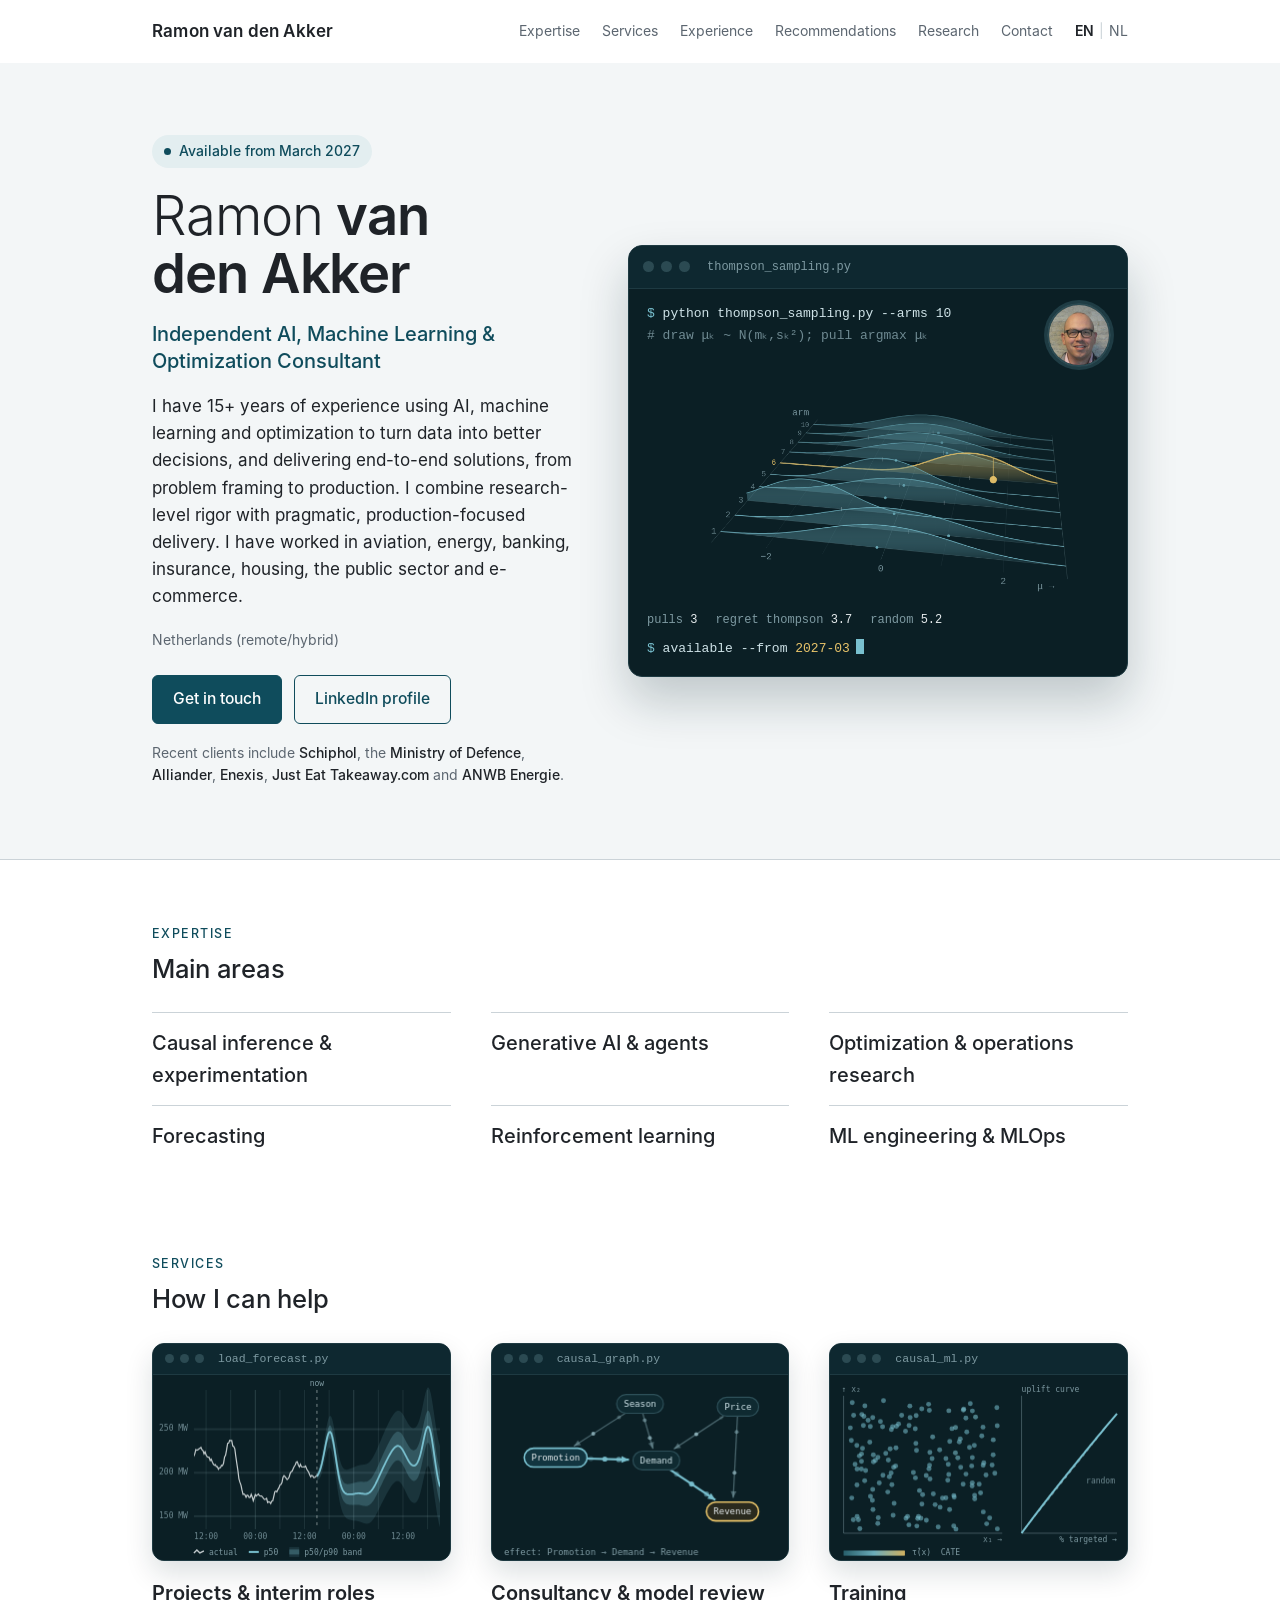
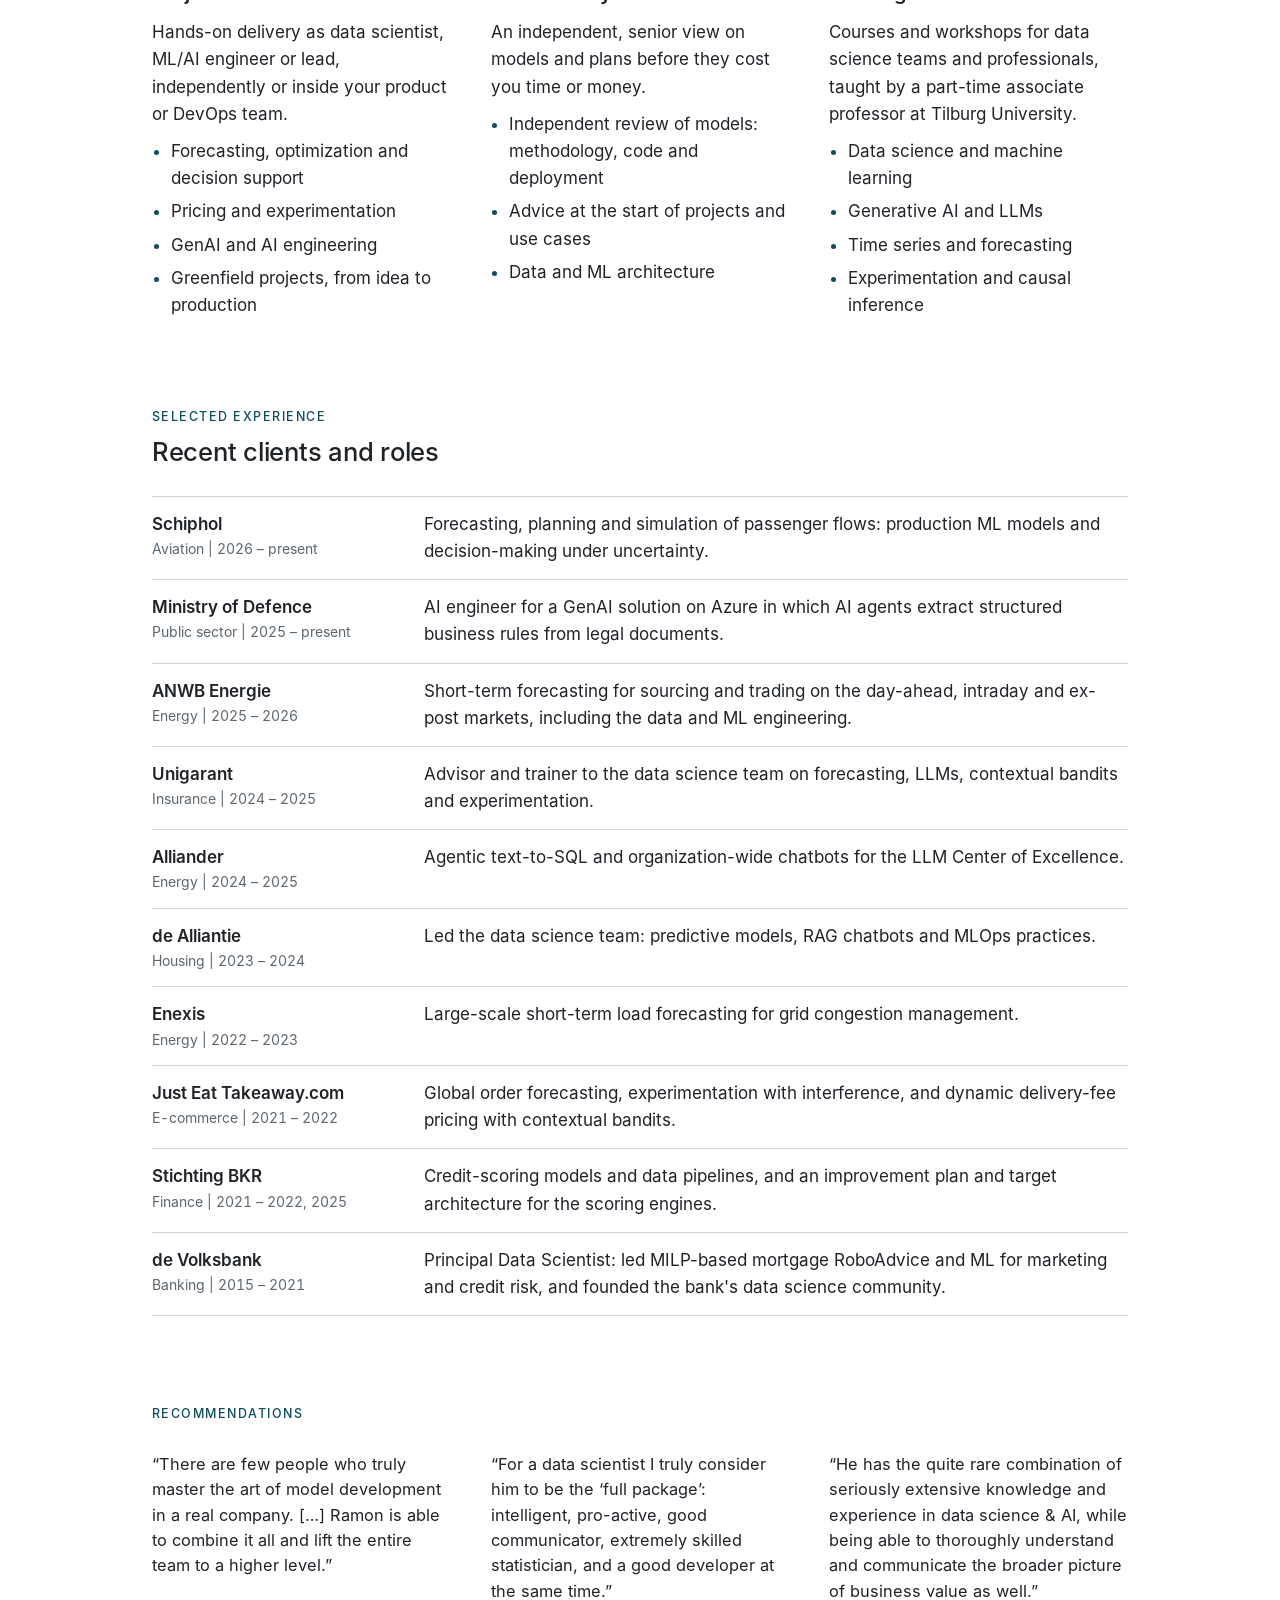
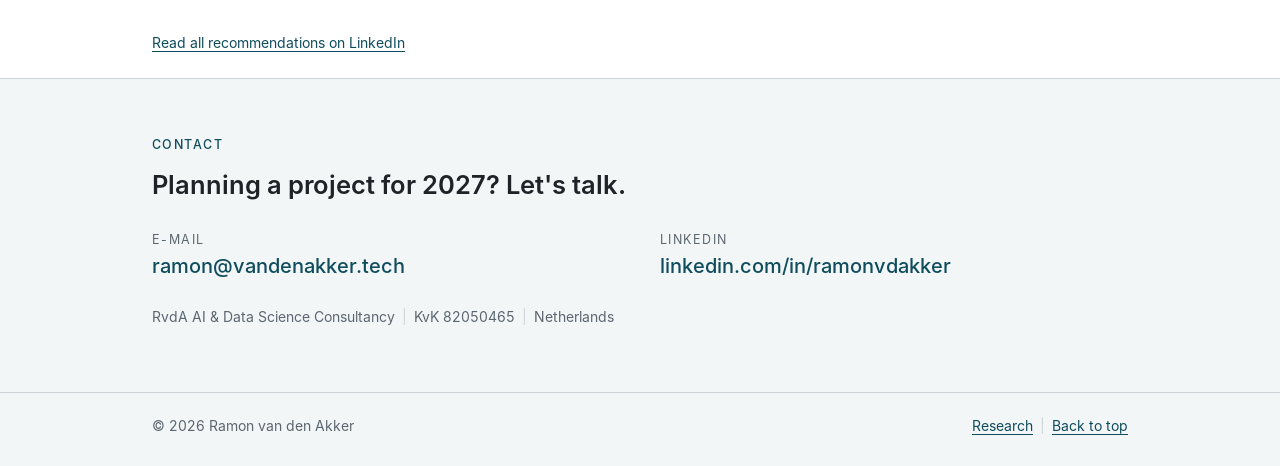
<file: index.html>
<!doctype html>
<html lang="en">
<head>
<meta charset="utf-8">
<meta name="viewport" content="width=device-width, initial-scale=1, viewport-fit=cover">
<title>Ramon van den Akker | AI, ML &amp; Optimization Consultant</title>
<meta name="description" content="Independent AI, machine learning and optimization consultant in the Netherlands. 15+ years of turning data into better decisions with end-to-end solutions. Available from March 2027.">
<link rel="canonical" href="https://vandenakker.tech/">
<link rel="alternate" hreflang="en" href="https://vandenakker.tech/">
<link rel="alternate" hreflang="nl" href="https://vandenakker.tech/nl/">
<link rel="alternate" hreflang="x-default" href="https://vandenakker.tech/">
<meta property="og:locale" content="en_US">
<meta property="og:locale:alternate" content="nl_NL">
<meta property="og:type" content="profile">
<meta property="og:title" content="Ramon van den Akker | Independent AI, Machine Learning &amp; Optimization Consultant">
<meta property="og:description" content="Independent AI, machine learning and optimization consultant with 15+ years of experience delivering end-to-end solutions. Available from March 2027.">
<meta property="og:url" content="https://vandenakker.tech/">
<meta property="og:image" content="https://vandenakker.tech/assets/og-image.png">
<meta property="og:image:width" content="1200">
<meta property="og:image:height" content="630">
<meta name="twitter:card" content="summary_large_image">
<meta name="theme-color" content="#0F4C5C">
<link rel="icon" href="favicon.svg" type="image/svg+xml">
<link rel="apple-touch-icon" href="assets/apple-touch-icon.png">
<link rel="preload" href="assets/fonts/Inter-Regular.woff2" as="font" type="font/woff2" crossorigin>
<link rel="stylesheet" href="assets/style.css">
<link rel="stylesheet" href="assets/services.css">
<script type="application/ld+json">
{
  "@context": "https://schema.org",
  "@graph": [
    {
      "@type": "Person",
      "@id": "https://vandenakker.tech/#person",
      "name": "Ramon van den Akker",
      "jobTitle": "Independent AI, Machine Learning & Optimization Consultant",
      "url": "https://vandenakker.tech/",
      "image": "https://vandenakker.tech/assets/photo.jpg",
      "email": "ramon@vandenakker.tech",
      "worksFor": {"@id": "https://vandenakker.tech/#business"},
      "sameAs": ["https://www.linkedin.com/in/ramonvdakker"],
      "affiliation": {"@type": "CollegeOrUniversity", "name": "Tilburg University"},
      "alumniOf": {"@type": "CollegeOrUniversity", "name": "Tilburg University"},
      "knowsAbout": ["Machine learning", "Operations research", "Mathematical optimization", "Forecasting", "Causal inference", "Generative AI", "MLOps", "Reinforcement learning"]
    },
    {
      "@type": "ProfessionalService",
      "@id": "https://vandenakker.tech/#business",
      "name": "RvdA AI & Data Science Consultancy",
      "url": "https://vandenakker.tech/",
      "email": "ramon@vandenakker.tech",
      "founder": {"@id": "https://vandenakker.tech/#person"},
      "areaServed": "NL",
      "identifier": {"@type": "PropertyValue", "propertyID": "KvK", "value": "82050465"}
    }
  ]
}
</script>
</head>
<body>

<header class="topbar">
  <div class="wrap">
    <a class="mark" href="#top">Ramon van den Akker</a>
    <nav class="nav" aria-label="Sections">
      <a href="#expertise">Expertise</a>
      <a href="#services">Services</a>
      <a href="#experience">Experience</a>
      <a href="#recommendations">Recommendations</a>
      <a class="nav-keep" href="research/index.html">Research</a>
      <a class="nav-contact" href="#contact">Contact</a>
      <span class="lang"><strong aria-current="true">EN</strong><span class="sep" aria-hidden="true">|</span><a href="nl/index.html" hreflang="nl" lang="nl">NL</a></span>
    </nav>
  </div>
</header>

<main id="top">

<section class="hero" aria-labelledby="hero-title">
  <div class="wrap">
    <div class="hero-text">
      <p class="badge">Available from March 2027</p>
      <h1 id="hero-title">Ramon <strong>van den Akker</strong></h1>
      <p class="tagline">Independent AI, Machine Learning &amp; Optimization Consultant</p>
      <p class="lede">I have 15+ years of experience using AI, machine learning and optimization to turn data into
        better decisions, and delivering end-to-end solutions, from problem framing to production. I combine
        research-level rigor with pragmatic, production-focused delivery. I have worked in aviation, energy, banking, insurance, housing, the public sector and e-commerce.</p>
      <p class="facts">Netherlands (remote/hybrid)</p>
      <div class="actions">
        <a class="btn btn-primary" href="mailto:ramon@vandenakker.tech?subject=Project%202027">Get in touch</a>
        <a class="btn btn-secondary" href="https://www.linkedin.com/in/ramonvdakker">LinkedIn profile</a>
      </div>
      <p class="clients">Recent clients include <strong>Schiphol</strong>, the <strong>Ministry of Defence</strong>, <strong>Alliander</strong>, <strong>Enexis</strong>, <strong>Just Eat Takeaway.com</strong> and <strong>ANWB Energie</strong>.</p>
    </div>
    <div class="hero-vis" aria-hidden="true">
      <div class="term">
        <div class="term-bar"><i></i><i></i><i></i><span>thompson_sampling.py</span></div>
        <div class="term-body">
          <div class="hero-photo"><img src="assets/photo.jpg" width="480" height="480" alt=""></div>
          <p><span class="tp">$</span> python thompson_sampling.py --arms 10</p>
          <p class="tc"># draw μₖ ~ N(mₖ,sₖ²); pull argmax μₖ</p>
          <canvas class="bandit" width="880" height="470"></canvas>
          <p class="term-stats"><span>pulls <b data-k="pulls">0</b></span><span>regret thompson <b data-k="match">–</b></span><span>random <b data-k="regret">–</b></span></p>
          <p><span class="tp">$</span> available --from <span class="ts">2027-03</span><span class="cur"></span></p>
        </div>
      </div>
    </div>
  </div>
</section>

<section class="section" id="expertise" aria-labelledby="expertise-title">
  <div class="wrap">
    <div class="section-head">
      <p class="eyebrow">Expertise</p>
      <h2 id="expertise-title">Main areas</h2>
    </div>
    <ul class="topics">
      <li>Causal inference &amp; experimentation</li>
      <li>Generative AI &amp; agents</li>
      <li>Optimization &amp; operations research</li>
      <li>Forecasting</li>
      <li>Reinforcement learning</li>
      <li>ML engineering &amp; MLOps</li>
    </ul>
  </div>
</section>

<section class="section" id="services" aria-labelledby="services-title">
  <div class="wrap">
    <div class="section-head">
      <p class="eyebrow">Services</p>
      <h2 id="services-title">How I can help</h2>
    </div>
    <div class="services">
      <div class="service">
        <figure class="viz" data-viz="forecast"><div class="viz-bar" aria-hidden="true"><i></i><i></i><i></i><span>load_forecast.py</span></div><canvas aria-hidden="true"></canvas><figcaption class="viz-caption">Probabilistic 15-minute grid load forecast: actual load, p50 forecast and 50%/90% bands that widen with lead time.</figcaption></figure>
        <h3>Projects &amp; interim roles</h3>
        <p>Hands-on delivery as data scientist, ML/AI engineer or lead, independently or inside your product or DevOps team.</p>
        <ul>
          <li>Forecasting, optimization and decision support</li>
          <li>Pricing and experimentation</li>
          <li>GenAI and AI engineering</li>
          <li>Greenfield projects, from idea to production</li>
        </ul>
      </div>
      <div class="service">
        <figure class="viz" data-viz="dag"><div class="viz-bar" aria-hidden="true"><i></i><i></i><i></i><span>causal_graph.py</span></div><canvas aria-hidden="true"></canvas><figcaption class="viz-caption">Causal graph: the effect of a promotion on revenue, with a backdoor path through season that is closed by adjusting for season.</figcaption></figure>
        <h3>Consultancy &amp; model review</h3>
        <p>An independent, senior view on models and plans before they cost you time or money.</p>
        <ul>
          <li>Independent review of models: methodology, code and deployment</li>
          <li>Advice at the start of projects and use cases</li>
          <li>Data and ML architecture</li>
        </ul>
      </div>
      <div class="service">
        <figure class="viz" data-viz="uplift"><div class="viz-bar" aria-hidden="true"><i></i><i></i><i></i><span>causal_ml.py</span></div><canvas aria-hidden="true"></canvas><figcaption class="viz-caption">Causal machine learning: estimated individual treatment effects across two features, and the resulting uplift curve above random targeting.</figcaption></figure>
        <h3>Training</h3>
        <p>Courses and workshops for data science teams and professionals, taught by a part-time associate professor at Tilburg University.</p>
        <ul>
          <li>Data science and machine learning</li>
          <li>Generative AI and LLMs</li>
          <li>Time series and forecasting</li>
          <li>Experimentation and causal inference</li>
        </ul>
      </div>
    </div>
  </div>
</section>

<section class="section" id="experience" aria-labelledby="experience-title">
  <div class="wrap">
    <div class="section-head">
      <p class="eyebrow">Selected experience</p>
      <h2 id="experience-title">Recent clients and roles</h2>
    </div>
    <ul class="rows">
      <li><span class="label">Schiphol<span class="meta">Aviation | 2026 – present</span></span><p>Forecasting, planning and simulation of passenger flows: production ML models and decision-making under uncertainty.</p></li>
      <li><span class="label">Ministry of Defence<span class="meta">Public sector | 2025 – present</span></span><p>AI engineer for a GenAI solution on Azure in which AI agents extract structured business rules from legal documents.</p></li>
      <li><span class="label">ANWB Energie<span class="meta">Energy | 2025 – 2026</span></span><p>Short-term forecasting for sourcing and trading on the day-ahead, intraday and ex-post markets, including the data and ML engineering.</p></li>
      <li><span class="label">Unigarant<span class="meta">Insurance | 2024 – 2025</span></span><p>Advisor and trainer to the data science team on forecasting, LLMs, contextual bandits and experimentation.</p></li>
      <li><span class="label">Alliander<span class="meta">Energy | 2024 – 2025</span></span><p>Agentic text-to-SQL and organization-wide chatbots for the LLM Center of Excellence.</p></li>
      <li><span class="label">de Alliantie<span class="meta">Housing | 2023 – 2024</span></span><p>Led the data science team: predictive models, RAG chatbots and MLOps practices.</p></li>
      <li><span class="label">Enexis<span class="meta">Energy | 2022 – 2023</span></span><p>Large-scale short-term load forecasting for grid congestion management.</p></li>
      <li><span class="label">Just Eat Takeaway.com<span class="meta">E-commerce | 2021 – 2022</span></span><p>Global order forecasting, experimentation with interference, and dynamic delivery-fee pricing with contextual bandits.</p></li>
      <li><span class="label">Stichting BKR<span class="meta">Finance | 2021 – 2022, 2025</span></span><p>Credit-scoring models and data pipelines, and an improvement plan and target architecture for the scoring engines.</p></li>
      <li><span class="label">de Volksbank<span class="meta">Banking | 2015 – 2021</span></span><p>Principal Data Scientist: led MILP-based mortgage RoboAdvice and ML for marketing and credit risk, and founded the bank's data science community.</p></li>
    </ul>
  </div>
</section>

<section class="section" id="recommendations" aria-labelledby="recommendations-title">
  <div class="wrap">
    <div class="section-head">
      <p class="eyebrow">Recommendations</p>
      <h2 id="recommendations-title" class="visually-hidden">What colleagues say</h2>
    </div>
    <div class="quotes">
      <figure>
        <blockquote><p>“There are few people who truly master the art of model development in a real company. […] Ramon is able to combine it all and lift the entire team to a higher level.”</p></blockquote>
      </figure>
      <figure>
        <blockquote><p>“For a data scientist I truly consider him to be the ‘full package’: intelligent, pro-active, good communicator, extremely skilled statistician, and a good developer at the same time.”</p></blockquote>
      </figure>
      <figure>
        <blockquote><p>“He has the quite rare combination of seriously extensive knowledge and experience in data science &amp; AI, while being able to thoroughly understand and communicate the broader picture of business value as well.”</p></blockquote>
      </figure>
    </div>
    <p class="more"><a href="https://www.linkedin.com/in/ramonvdakker/details/recommendations/">Read all recommendations on LinkedIn</a></p>
  </div>
</section>

<section class="contact" id="contact" aria-labelledby="contact-title">
  <div class="wrap">
    <div class="section-head">
      <p class="eyebrow">Contact</p>
      <h2 id="contact-title" class="contact-title">Planning a project for 2027? Let's talk.</h2>
    </div>
    <div class="contact-grid">
      <dl>
        <div><dt>E-mail</dt><dd><a href="mailto:ramon@vandenakker.tech">ramon@vandenakker.tech</a></dd></div>
      </dl>
      <dl>
        <div><dt>LinkedIn</dt><dd><a href="https://www.linkedin.com/in/ramonvdakker">linkedin.com/in/ramonvdakker</a></dd></div>
      </dl>
    </div>
    <p class="business">RvdA AI &amp; Data Science Consultancy<span class="sep" aria-hidden="true">|</span>KvK 82050465<span class="sep" aria-hidden="true">|</span>Netherlands</p>
  </div>
</section>

</main>

<footer>
  <div class="wrap">
    <span>© 2026 Ramon van den Akker</span>
    <span><a href="research/index.html">Research</a><span class="sep" aria-hidden="true">|</span><a href="#top">Back to top</a></span>
  </div>
</footer>

<script src="assets/bandit.js" defer></script>
<script src="assets/services.js" defer></script>
</body>
</html>
</file>
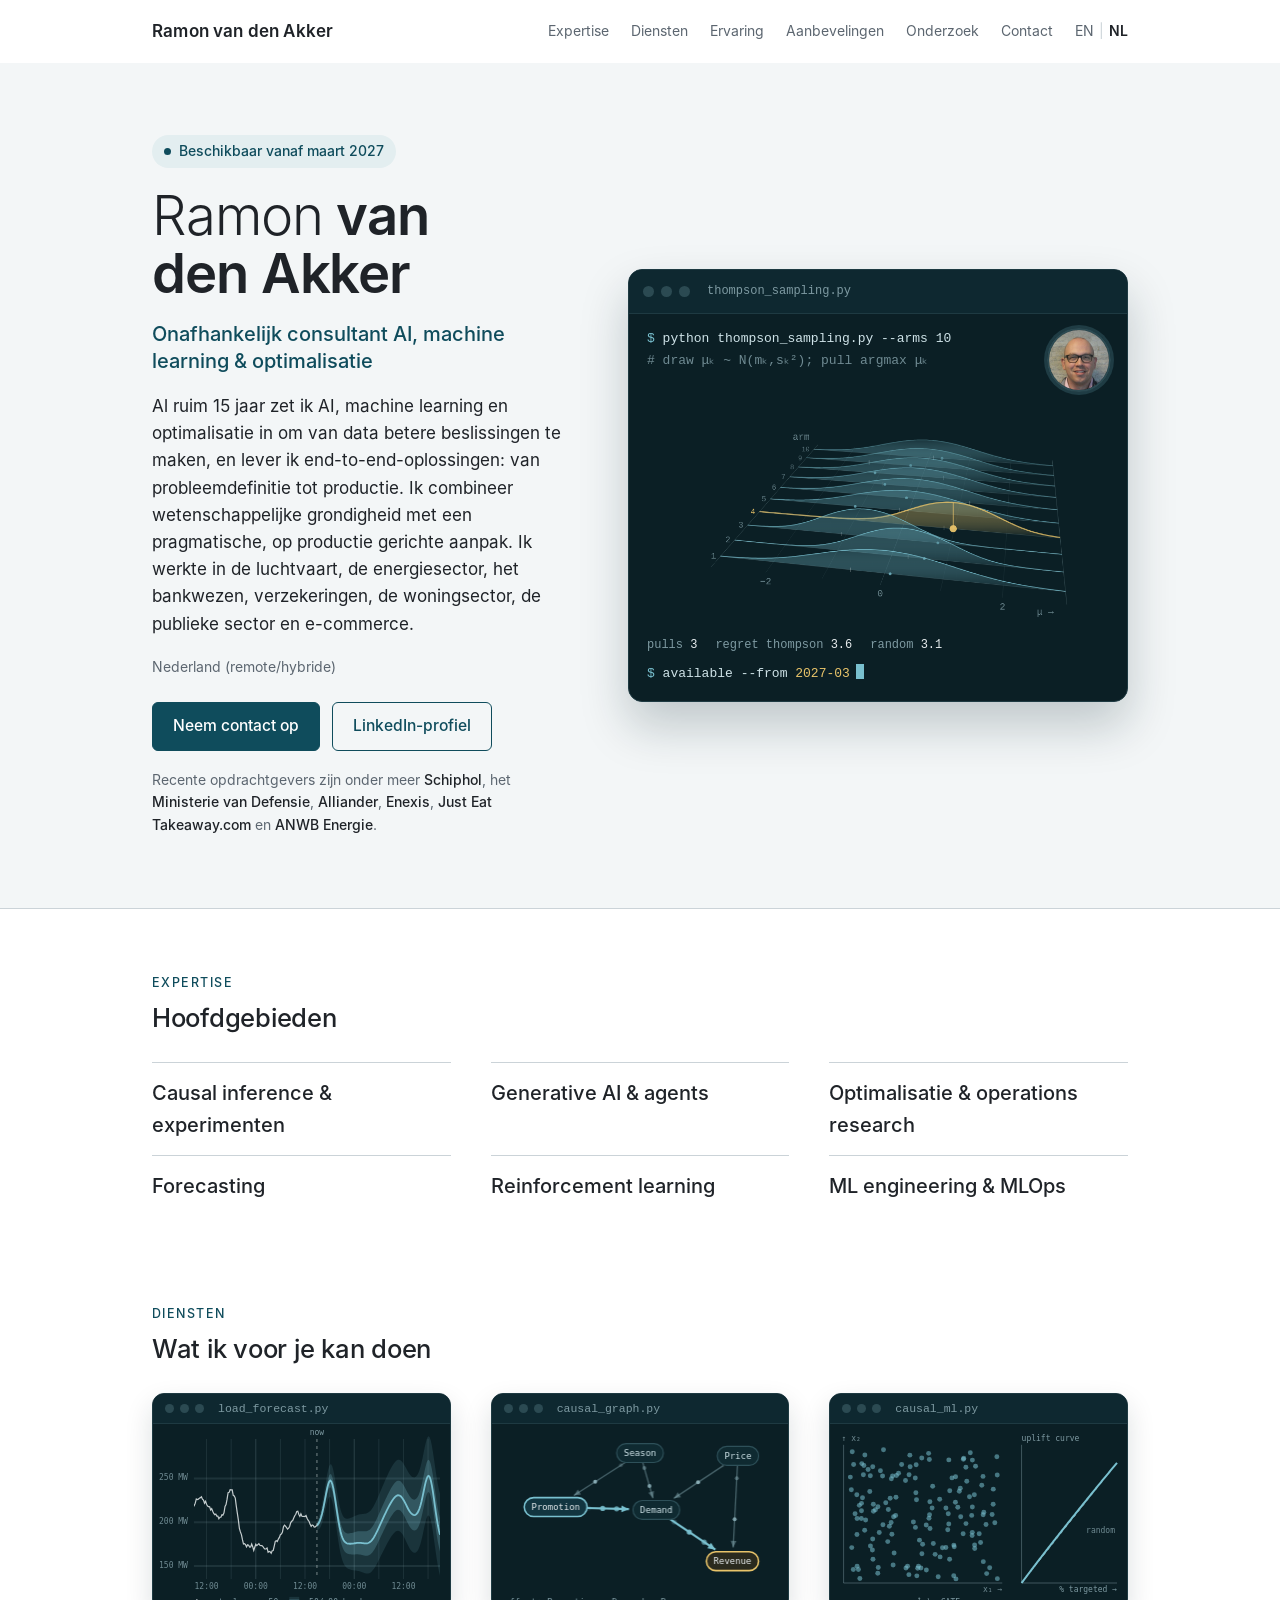
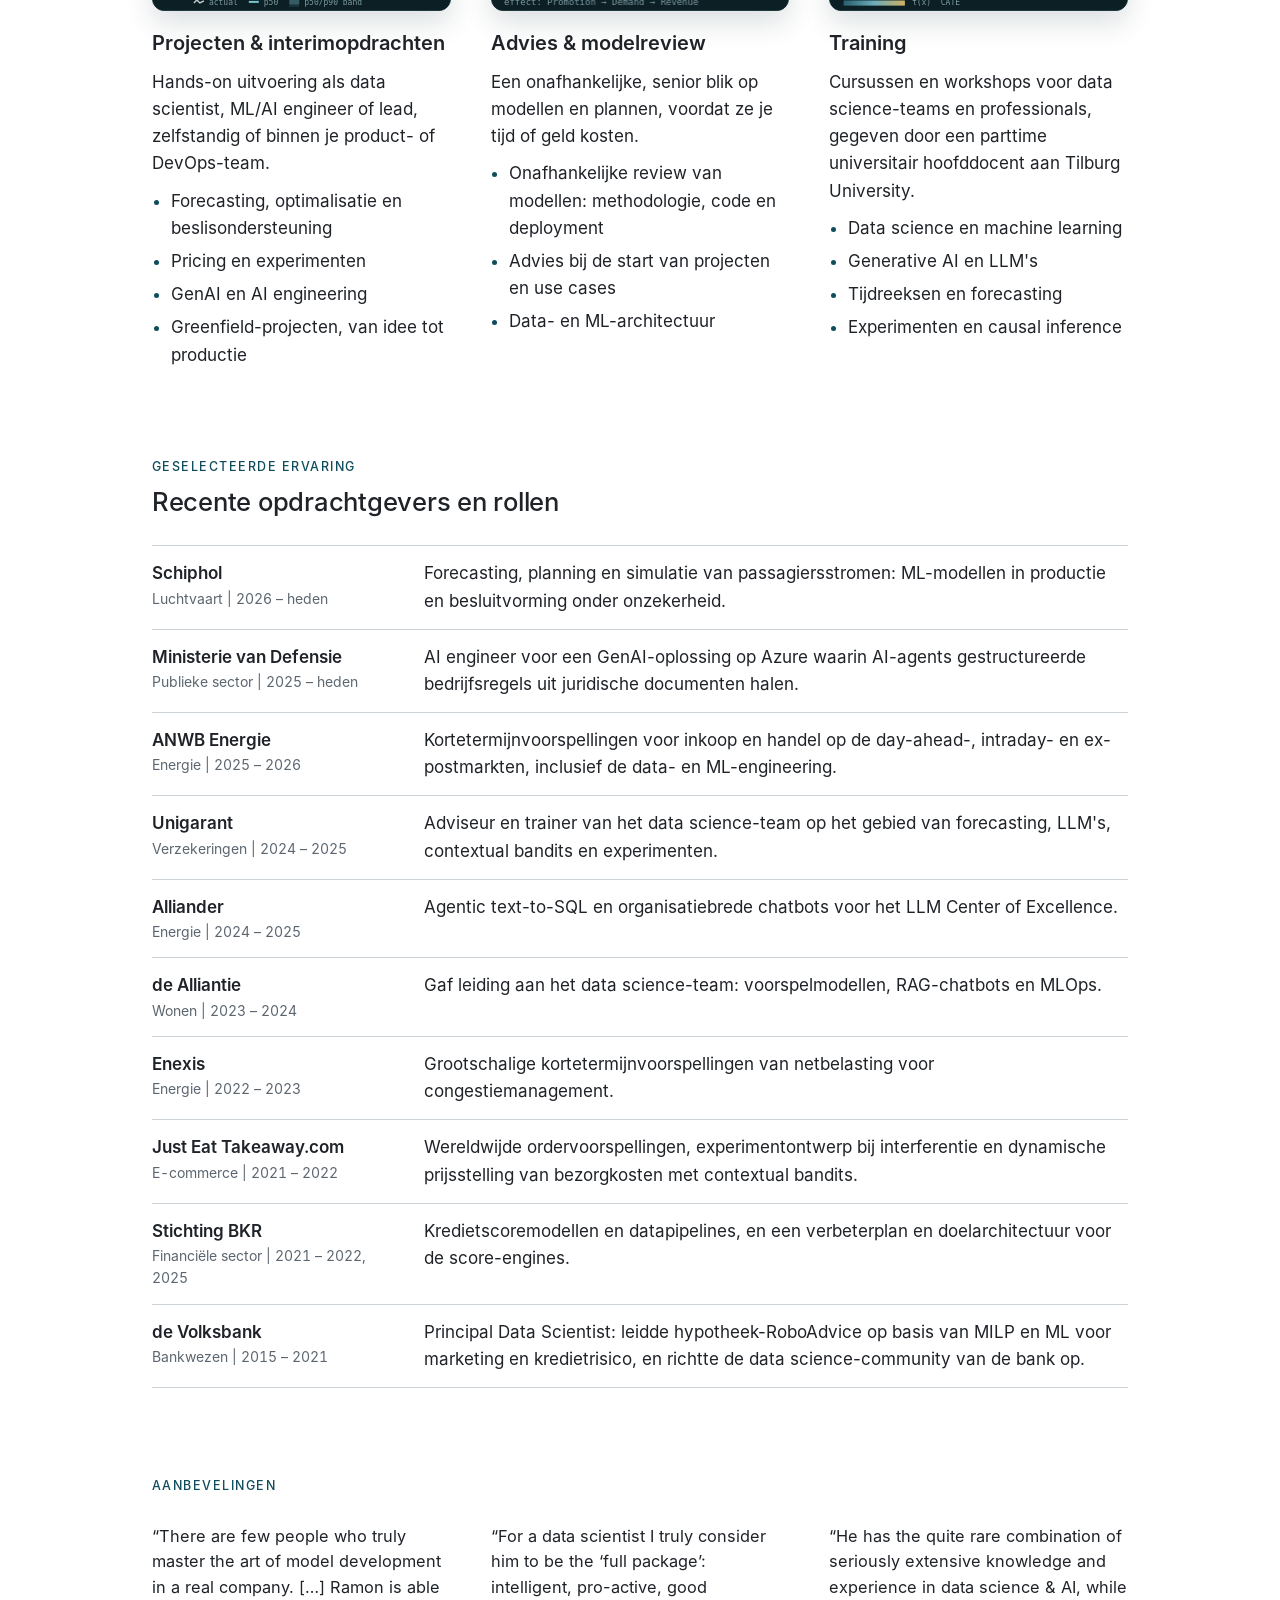
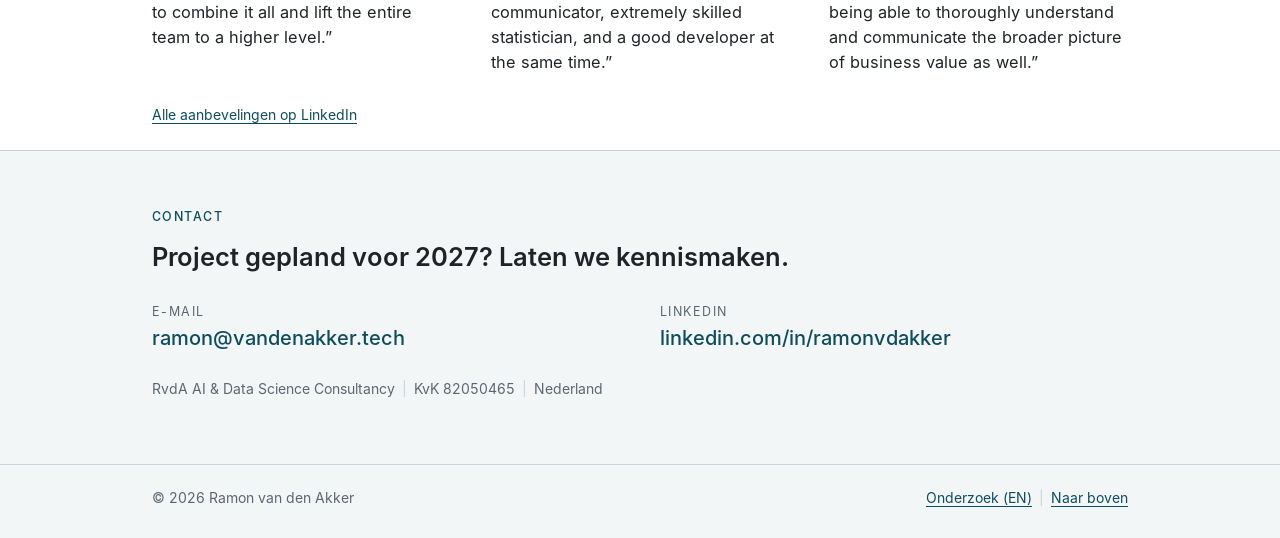
<file: nl/index.html>
<!doctype html>
<html lang="nl">
<head>
<meta charset="utf-8">
<meta name="viewport" content="width=device-width, initial-scale=1, viewport-fit=cover">
<title>Ramon van den Akker | Consultant AI, ML &amp; optimalisatie</title>
<meta name="description" content="Onafhankelijk consultant AI, machine learning en optimalisatie. Ruim 15 jaar ervaring in het omzetten van data in betere beslissingen, end-to-end van probleem tot productie. Beschikbaar vanaf maart 2027.">
<link rel="canonical" href="https://vandenakker.tech/nl/">
<link rel="alternate" hreflang="en" href="https://vandenakker.tech/">
<link rel="alternate" hreflang="nl" href="https://vandenakker.tech/nl/">
<link rel="alternate" hreflang="x-default" href="https://vandenakker.tech/">
<meta property="og:locale" content="nl_NL">
<meta property="og:locale:alternate" content="en_US">
<meta property="og:type" content="profile">
<meta property="og:title" content="Ramon van den Akker | Onafhankelijk consultant AI, machine learning &amp; optimalisatie">
<meta property="og:description" content="Onafhankelijk consultant AI, machine learning en optimalisatie met ruim 15 jaar ervaring in end-to-end-oplossingen. Beschikbaar vanaf maart 2027.">
<meta property="og:url" content="https://vandenakker.tech/nl/">
<meta property="og:image" content="https://vandenakker.tech/assets/og-image.png">
<meta property="og:image:width" content="1200">
<meta property="og:image:height" content="630">
<meta name="twitter:card" content="summary_large_image">
<meta name="theme-color" content="#0F4C5C">
<link rel="icon" href="../favicon.svg" type="image/svg+xml">
<link rel="apple-touch-icon" href="../assets/apple-touch-icon.png">
<link rel="preload" href="../assets/fonts/Inter-Regular.woff2" as="font" type="font/woff2" crossorigin>
<link rel="stylesheet" href="../assets/style.css">
<link rel="stylesheet" href="../assets/services.css">
<script type="application/ld+json">
{
  "@context": "https://schema.org",
  "@graph": [
    {
      "@type": "Person",
      "@id": "https://vandenakker.tech/#person",
      "name": "Ramon van den Akker",
      "jobTitle": "Independent AI, Machine Learning & Optimization Consultant",
      "url": "https://vandenakker.tech/",
      "image": "https://vandenakker.tech/assets/photo.jpg",
      "email": "ramon@vandenakker.tech",
      "worksFor": {"@id": "https://vandenakker.tech/#business"},
      "sameAs": ["https://www.linkedin.com/in/ramonvdakker"],
      "affiliation": {"@type": "CollegeOrUniversity", "name": "Tilburg University"},
      "alumniOf": {"@type": "CollegeOrUniversity", "name": "Tilburg University"},
      "knowsAbout": ["Machine learning", "Operations research", "Mathematical optimization", "Forecasting", "Causal inference", "Generative AI", "MLOps", "Reinforcement learning"]
    },
    {
      "@type": "ProfessionalService",
      "@id": "https://vandenakker.tech/#business",
      "name": "RvdA AI & Data Science Consultancy",
      "url": "https://vandenakker.tech/",
      "email": "ramon@vandenakker.tech",
      "founder": {"@id": "https://vandenakker.tech/#person"},
      "areaServed": "NL",
      "identifier": {"@type": "PropertyValue", "propertyID": "KvK", "value": "82050465"}
    }
  ]
}
</script>
</head>
<body>

<header class="topbar">
  <div class="wrap">
    <a class="mark" href="#top">Ramon van den Akker</a>
    <nav class="nav" aria-label="Secties">
      <a href="#expertise">Expertise</a>
      <a href="#services">Diensten</a>
      <a href="#experience">Ervaring</a>
      <a href="#recommendations">Aanbevelingen</a>
      <a class="nav-keep" href="../research/index.html" hreflang="en">Onderzoek</a>
      <a class="nav-contact" href="#contact">Contact</a>
      <span class="lang"><a href="../index.html" hreflang="en" lang="en">EN</a><span class="sep" aria-hidden="true">|</span><strong aria-current="true">NL</strong></span>
    </nav>
  </div>
</header>

<main id="top">

<section class="hero" aria-labelledby="hero-title">
  <div class="wrap">
    <div class="hero-text">
      <p class="badge">Beschikbaar vanaf maart 2027</p>
      <h1 id="hero-title">Ramon <strong>van den Akker</strong></h1>
      <p class="tagline">Onafhankelijk consultant AI, machine learning &amp; optimalisatie</p>
      <p class="lede">Al ruim 15 jaar zet ik AI, machine learning en optimalisatie in om van data betere beslissingen
        te maken, en lever ik end-to-end-oplossingen: van probleemdefinitie tot productie. Ik combineer wetenschappelijke
        grondigheid met een pragmatische, op productie gerichte aanpak. Ik werkte in de luchtvaart,
        de energiesector, het bankwezen, verzekeringen, de woningsector, de publieke sector en e-commerce.</p>
      <p class="facts">Nederland (remote/hybride)</p>
      <div class="actions">
        <a class="btn btn-primary" href="mailto:ramon@vandenakker.tech?subject=Project%202027">Neem contact op</a>
        <a class="btn btn-secondary" href="https://www.linkedin.com/in/ramonvdakker">LinkedIn-profiel</a>
      </div>
      <p class="clients">Recente opdrachtgevers zijn onder meer <strong>Schiphol</strong>, het <strong>Ministerie van Defensie</strong>, <strong>Alliander</strong>, <strong>Enexis</strong>, <strong>Just Eat Takeaway.com</strong> en <strong>ANWB Energie</strong>.</p>
    </div>
    <div class="hero-vis" aria-hidden="true">
      <div class="term">
        <div class="term-bar"><i></i><i></i><i></i><span>thompson_sampling.py</span></div>
        <div class="term-body">
          <div class="hero-photo"><img src="../assets/photo.jpg" width="480" height="480" alt=""></div>
          <p><span class="tp">$</span> python thompson_sampling.py --arms 10</p>
          <p class="tc"># draw μₖ ~ N(mₖ,sₖ²); pull argmax μₖ</p>
          <canvas class="bandit" width="880" height="470"></canvas>
          <p class="term-stats"><span>pulls <b data-k="pulls">0</b></span><span>regret thompson <b data-k="match">–</b></span><span>random <b data-k="regret">–</b></span></p>
          <p><span class="tp">$</span> available --from <span class="ts">2027-03</span><span class="cur"></span></p>
        </div>
      </div>
    </div>
  </div>
</section>

<section class="section" id="expertise" aria-labelledby="expertise-title">
  <div class="wrap">
    <div class="section-head">
      <p class="eyebrow">Expertise</p>
      <h2 id="expertise-title">Hoofdgebieden</h2>
    </div>
    <ul class="topics">
      <li>Causal inference &amp; experimenten</li>
      <li>Generative AI &amp; agents</li>
      <li>Optimalisatie &amp; operations research</li>
      <li>Forecasting</li>
      <li>Reinforcement learning</li>
      <li>ML engineering &amp; MLOps</li>
    </ul>
  </div>
</section>

<section class="section" id="services" aria-labelledby="services-title">
  <div class="wrap">
    <div class="section-head">
      <p class="eyebrow">Diensten</p>
      <h2 id="services-title">Wat ik voor je kan doen</h2>
    </div>
    <div class="services">
      <div class="service">
        <figure class="viz" data-viz="forecast"><div class="viz-bar" aria-hidden="true"><i></i><i></i><i></i><span>load_forecast.py</span></div><canvas aria-hidden="true"></canvas><figcaption class="viz-caption">Probabilistische voorspelling van de netbelasting per kwartier: gemeten belasting, p50-voorspelling en 50%/90%-banden die breder worden met de horizon.</figcaption></figure>
        <h3>Projecten &amp; interimopdrachten</h3>
        <p>Hands-on uitvoering als data scientist, ML/AI engineer of lead, zelfstandig of binnen je product- of DevOps-team.</p>
        <ul>
          <li>Forecasting, optimalisatie en beslisondersteuning</li>
          <li>Pricing en experimenten</li>
          <li>GenAI en AI engineering</li>
          <li>Greenfield-projecten, van idee tot productie</li>
        </ul>
      </div>
      <div class="service">
        <figure class="viz" data-viz="dag"><div class="viz-bar" aria-hidden="true"><i></i><i></i><i></i><span>causal_graph.py</span></div><canvas aria-hidden="true"></canvas><figcaption class="viz-caption">Causale graaf: het effect van een promotie op de omzet, met een backdoor-pad via het seizoen dat wordt gesloten door voor het seizoen te corrigeren.</figcaption></figure>
        <h3>Advies &amp; modelreview</h3>
        <p>Een onafhankelijke, senior blik op modellen en plannen, voordat ze je tijd of geld kosten.</p>
        <ul>
          <li>Onafhankelijke review van modellen: methodologie, code en deployment</li>
          <li>Advies bij de start van projecten en use cases</li>
          <li>Data- en ML-architectuur</li>
        </ul>
      </div>
      <div class="service">
        <figure class="viz" data-viz="uplift"><div class="viz-bar" aria-hidden="true"><i></i><i></i><i></i><span>causal_ml.py</span></div><canvas aria-hidden="true"></canvas><figcaption class="viz-caption">Causal machine learning: geschatte individuele behandeleffecten over twee kenmerken, en de bijbehorende uplift-curve boven willekeurige selectie.</figcaption></figure>
        <h3>Training</h3>
        <p>Cursussen en workshops voor data science-teams en professionals, gegeven door een parttime universitair hoofddocent aan Tilburg University.</p>
        <ul>
          <li>Data science en machine learning</li>
          <li>Generative AI en LLM's</li>
          <li>Tijdreeksen en forecasting</li>
          <li>Experimenten en causal inference</li>
        </ul>
      </div>
    </div>
  </div>
</section>

<section class="section" id="experience" aria-labelledby="experience-title">
  <div class="wrap">
    <div class="section-head">
      <p class="eyebrow">Geselecteerde ervaring</p>
      <h2 id="experience-title">Recente opdrachtgevers en rollen</h2>
    </div>
    <ul class="rows">
      <li><span class="label">Schiphol<span class="meta">Luchtvaart | 2026 – heden</span></span><p>Forecasting, planning en simulatie van passagiersstromen: ML-modellen in productie en besluitvorming onder onzekerheid.</p></li>
      <li><span class="label">Ministerie van Defensie<span class="meta">Publieke sector | 2025 – heden</span></span><p>AI engineer voor een GenAI-oplossing op Azure waarin AI-agents gestructureerde bedrijfsregels uit juridische documenten halen.</p></li>
      <li><span class="label">ANWB Energie<span class="meta">Energie | 2025 – 2026</span></span><p>Kortetermijnvoorspellingen voor inkoop en handel op de day-ahead-, intraday- en ex-postmarkten, inclusief de data- en ML-engineering.</p></li>
      <li><span class="label">Unigarant<span class="meta">Verzekeringen | 2024 – 2025</span></span><p>Adviseur en trainer van het data science-team op het gebied van forecasting, LLM's, contextual bandits en experimenten.</p></li>
      <li><span class="label">Alliander<span class="meta">Energie | 2024 – 2025</span></span><p>Agentic text-to-SQL en organisatiebrede chatbots voor het LLM Center of Excellence.</p></li>
      <li><span class="label">de Alliantie<span class="meta">Wonen | 2023 – 2024</span></span><p>Gaf leiding aan het data science-team: voorspelmodellen, RAG-chatbots en MLOps.</p></li>
      <li><span class="label">Enexis<span class="meta">Energie | 2022 – 2023</span></span><p>Grootschalige kortetermijnvoorspellingen van netbelasting voor congestiemanagement.</p></li>
      <li><span class="label">Just Eat Takeaway.com<span class="meta">E-commerce | 2021 – 2022</span></span><p>Wereldwijde ordervoorspellingen, experimentontwerp bij interferentie en dynamische prijsstelling van bezorgkosten met contextual bandits.</p></li>
      <li><span class="label">Stichting BKR<span class="meta">Financiële sector | 2021 – 2022, 2025</span></span><p>Kredietscoremodellen en datapipelines, en een verbeterplan en doelarchitectuur voor de score-engines.</p></li>
      <li><span class="label">de Volksbank<span class="meta">Bankwezen | 2015 – 2021</span></span><p>Principal Data Scientist: leidde hypotheek-RoboAdvice op basis van MILP en ML voor marketing en kredietrisico, en richtte de data science-community van de bank op.</p></li>
    </ul>
  </div>
</section>

<section class="section" id="recommendations" aria-labelledby="recommendations-title">
  <div class="wrap">
    <div class="section-head">
      <p class="eyebrow">Aanbevelingen</p>
      <h2 id="recommendations-title" class="visually-hidden">Wat collega's zeggen</h2>
    </div>
    <div class="quotes">
      <figure>
        <blockquote><p>“There are few people who truly master the art of model development in a real company. […] Ramon is able to combine it all and lift the entire team to a higher level.”</p></blockquote>
      </figure>
      <figure>
        <blockquote><p>“For a data scientist I truly consider him to be the ‘full package’: intelligent, pro-active, good communicator, extremely skilled statistician, and a good developer at the same time.”</p></blockquote>
      </figure>
      <figure>
        <blockquote><p>“He has the quite rare combination of seriously extensive knowledge and experience in data science &amp; AI, while being able to thoroughly understand and communicate the broader picture of business value as well.”</p></blockquote>
      </figure>
    </div>
    <p class="more"><a href="https://www.linkedin.com/in/ramonvdakker/details/recommendations/">Alle aanbevelingen op LinkedIn</a></p>
  </div>
</section>

<section class="contact" id="contact" aria-labelledby="contact-title">
  <div class="wrap">
    <div class="section-head">
      <p class="eyebrow">Contact</p>
      <h2 id="contact-title" class="contact-title">Project gepland voor 2027? Laten we kennismaken.</h2>
    </div>
    <div class="contact-grid">
      <dl>
        <div><dt>E-mail</dt><dd><a href="mailto:ramon@vandenakker.tech">ramon@vandenakker.tech</a></dd></div>
      </dl>
      <dl>
        <div><dt>LinkedIn</dt><dd><a href="https://www.linkedin.com/in/ramonvdakker">linkedin.com/in/ramonvdakker</a></dd></div>
      </dl>
    </div>
    <p class="business">RvdA AI &amp; Data Science Consultancy<span class="sep" aria-hidden="true">|</span>KvK 82050465<span class="sep" aria-hidden="true">|</span>Nederland</p>
  </div>
</section>

</main>

<footer>
  <div class="wrap">
    <span>© 2026 Ramon van den Akker</span>
    <span><a href="../research/index.html" hreflang="en">Onderzoek (EN)</a><span class="sep" aria-hidden="true">|</span><a href="#top">Naar boven</a></span>
  </div>
</footer>

<script src="../assets/bandit.js" defer></script>
<script src="../assets/services.js" defer></script>
</body>
</html>
</file>
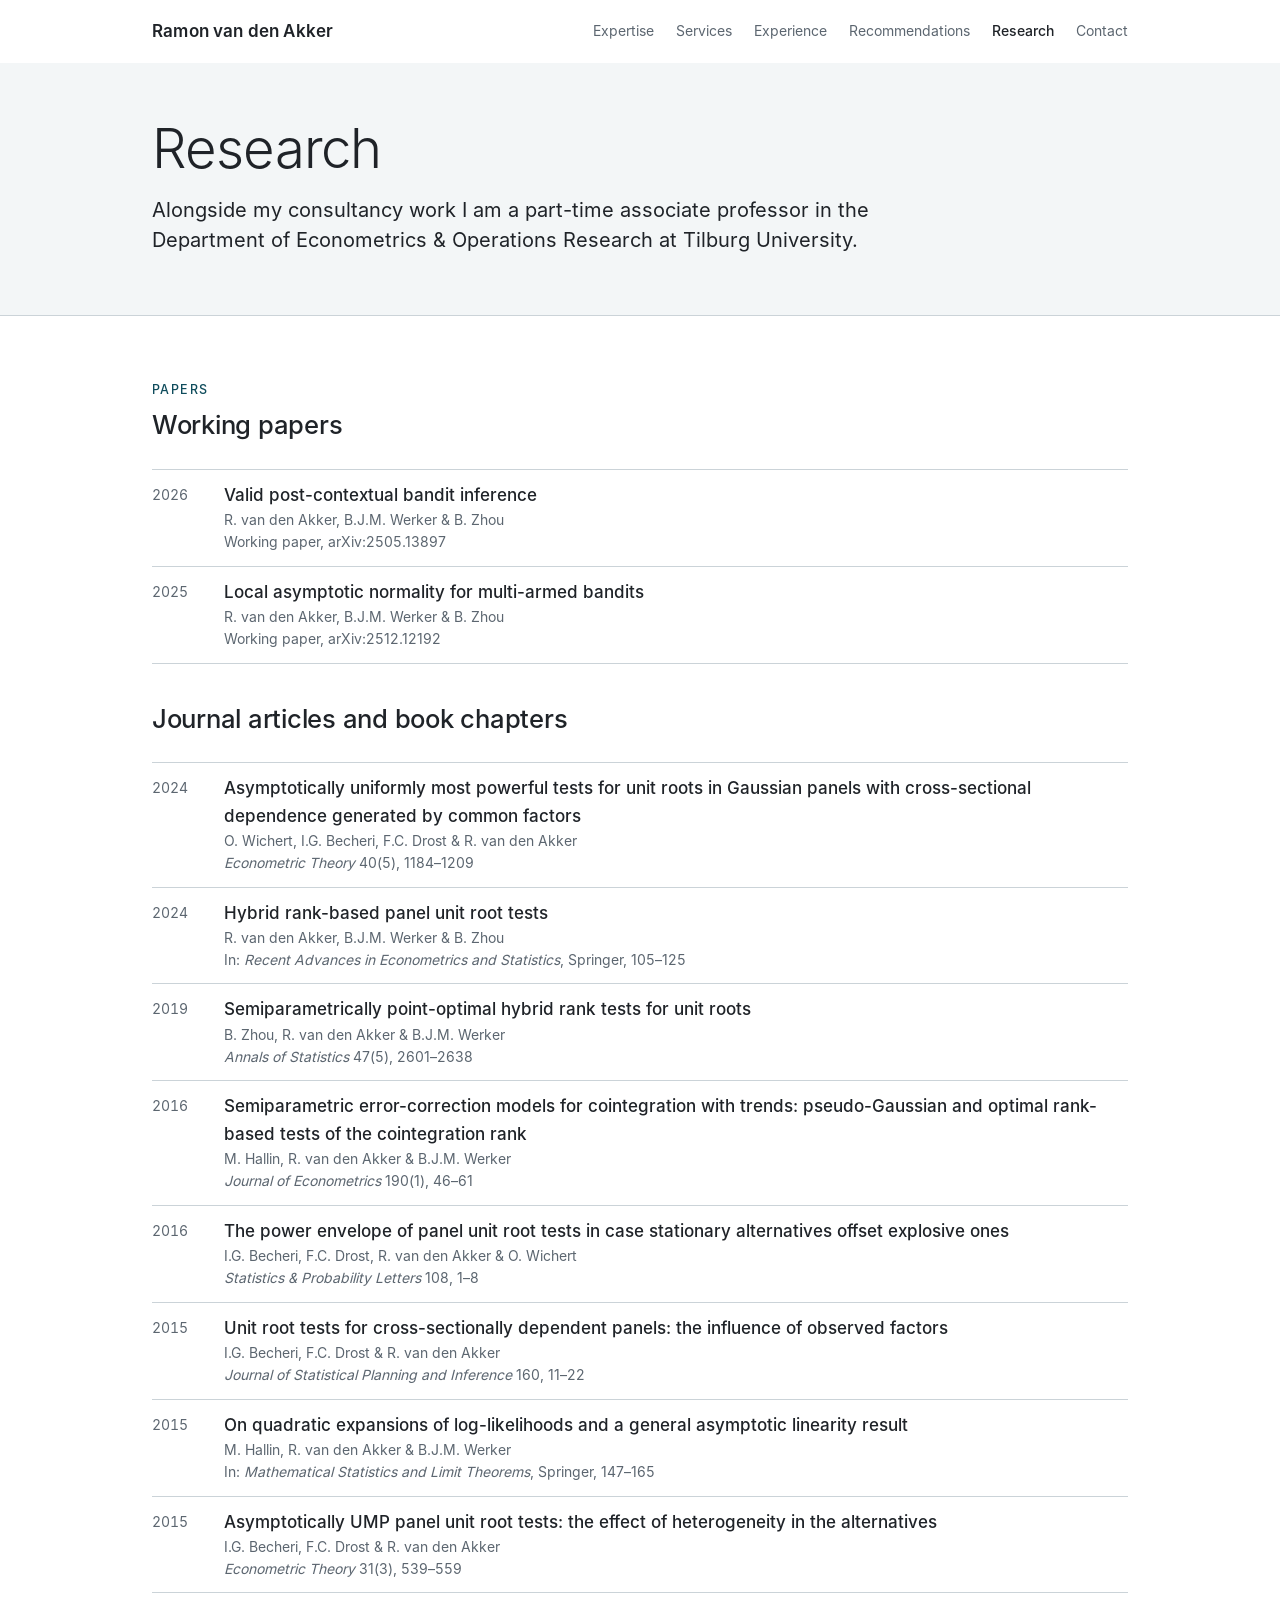
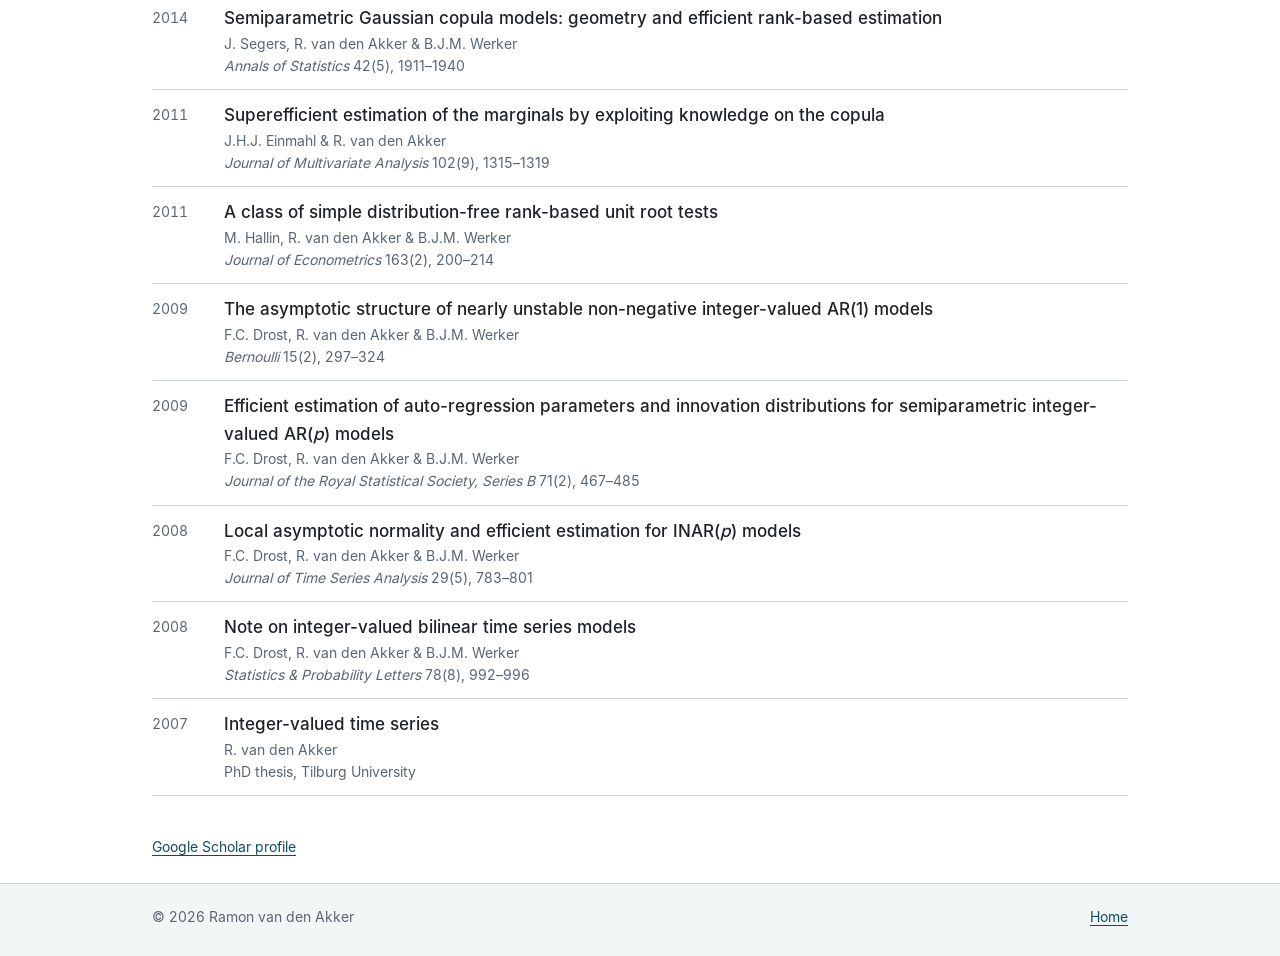
<file: research/index.html>
<!doctype html>
<html lang="en">
<head>
<meta charset="utf-8">
<meta name="viewport" content="width=device-width, initial-scale=1, viewport-fit=cover">
<title>Research | Ramon van den Akker</title>
<meta name="description" content="Papers of Ramon van den Akker, part-time associate professor in Econometrics &amp; Operations Research at Tilburg University.">
<link rel="canonical" href="https://vandenakker.tech/research/">
<meta property="og:type" content="website">
<meta property="og:title" content="Research | Ramon van den Akker">
<meta property="og:url" content="https://vandenakker.tech/research/">
<meta property="og:description" content="Papers of Ramon van den Akker, part-time associate professor in Econometrics &amp; Operations Research at Tilburg University.">
<meta property="og:image" content="https://vandenakker.tech/assets/og-image.png">
<meta name="twitter:card" content="summary_large_image">
<meta name="theme-color" content="#0F4C5C">
<link rel="icon" href="../favicon.svg" type="image/svg+xml">
<link rel="apple-touch-icon" href="../assets/apple-touch-icon.png">
<link rel="stylesheet" href="../assets/style.css">
</head>
<body>

<header class="topbar">
  <div class="wrap">
    <a class="mark" href="../index.html">Ramon van den Akker</a>
    <nav class="nav" aria-label="Sections">
      <a href="../index.html#expertise">Expertise</a>
      <a href="../index.html#services">Services</a>
      <a href="../index.html#experience">Experience</a>
      <a href="../index.html#recommendations">Recommendations</a>
      <a class="nav-keep" href="index.html" aria-current="page">Research</a>
      <a class="nav-contact" href="../index.html#contact">Contact</a>
    </nav>
  </div>
</header>

<main id="top">

<section class="page-head" aria-label="Research">
  <div class="wrap">
    <h1>Research</h1>
    <p class="lede">Alongside my consultancy work I am a part-time associate professor in the Department of Econometrics
      &amp; Operations Research at Tilburg University.</p>
  </div>
</section>

<section class="section" aria-labelledby="papers-title">
  <div class="wrap">
    <div class="section-head">
      <p class="eyebrow">Papers</p>
      <h2 id="papers-title">Working papers</h2>
    </div>
    <ul class="paper-list">
      <li><span class="py">2026</span><div><span class="pt"><a href="https://arxiv.org/abs/2505.13897">Valid post-contextual bandit inference</a></span><span class="pa">R. van den Akker, B.J.M. Werker &amp; B. Zhou</span><span class="pv">Working paper, arXiv:2505.13897</span></div></li>
      <li><span class="py">2025</span><div><span class="pt"><a href="https://arxiv.org/abs/2512.12192">Local asymptotic normality for multi-armed bandits</a></span><span class="pa">R. van den Akker, B.J.M. Werker &amp; B. Zhou</span><span class="pv">Working paper, arXiv:2512.12192</span></div></li>
    </ul>
    <div class="section-head">
      <h2>Journal articles and book chapters</h2>
    </div>
    <ul class="paper-list">
      <li><span class="py">2024</span><div><span class="pt"><a href="https://doi.org/10.1017/S0266466624000112">Asymptotically uniformly most powerful tests for unit roots in Gaussian panels with cross-sectional dependence generated by common factors</a></span><span class="pa">O. Wichert, I.G. Becheri, F.C. Drost &amp; R. van den Akker</span><span class="pv"><i>Econometric Theory</i> 40(5), 1184–1209</span></div></li>
      <li><span class="py">2024</span><div><span class="pt"><a href="https://doi.org/10.1007/978-3-031-61853-6_6">Hybrid rank-based panel unit root tests</a></span><span class="pa">R. van den Akker, B.J.M. Werker &amp; B. Zhou</span><span class="pv">In: <i>Recent Advances in Econometrics and Statistics</i>, Springer, 105–125</span></div></li>
      <li><span class="py">2019</span><div><span class="pt"><a href="https://doi.org/10.1214/18-AOS1758">Semiparametrically point-optimal hybrid rank tests for unit roots</a></span><span class="pa">B. Zhou, R. van den Akker &amp; B.J.M. Werker</span><span class="pv"><i>Annals of Statistics</i> 47(5), 2601–2638</span></div></li>
      <li><span class="py">2016</span><div><span class="pt"><a href="https://doi.org/10.1016/j.jeconom.2015.08.003">Semiparametric error-correction models for cointegration with trends: pseudo-Gaussian and optimal rank-based tests of the cointegration rank</a></span><span class="pa">M. Hallin, R. van den Akker &amp; B.J.M. Werker</span><span class="pv"><i>Journal of Econometrics</i> 190(1), 46–61</span></div></li>
      <li><span class="py">2016</span><div><span class="pt"><a href="https://doi.org/10.1016/j.spl.2015.09.019">The power envelope of panel unit root tests in case stationary alternatives offset explosive ones</a></span><span class="pa">I.G. Becheri, F.C. Drost, R. van den Akker &amp; O. Wichert</span><span class="pv"><i>Statistics &amp; Probability Letters</i> 108, 1–8</span></div></li>
      <li><span class="py">2015</span><div><span class="pt"><a href="https://doi.org/10.1016/j.jspi.2014.11.005">Unit root tests for cross-sectionally dependent panels: the influence of observed factors</a></span><span class="pa">I.G. Becheri, F.C. Drost &amp; R. van den Akker</span><span class="pv"><i>Journal of Statistical Planning and Inference</i> 160, 11–22</span></div></li>
      <li><span class="py">2015</span><div><span class="pt"><a href="https://doi.org/10.1007/978-3-319-12442-1_9">On quadratic expansions of log-likelihoods and a general asymptotic linearity result</a></span><span class="pa">M. Hallin, R. van den Akker &amp; B.J.M. Werker</span><span class="pv">In: <i>Mathematical Statistics and Limit Theorems</i>, Springer, 147–165</span></div></li>
      <li><span class="py">2015</span><div><span class="pt"><a href="https://doi.org/10.1017/S0266466614000656">Asymptotically UMP panel unit root tests: the effect of heterogeneity in the alternatives</a></span><span class="pa">I.G. Becheri, F.C. Drost &amp; R. van den Akker</span><span class="pv"><i>Econometric Theory</i> 31(3), 539–559</span></div></li>
      <li><span class="py">2014</span><div><span class="pt"><a href="https://doi.org/10.1214/14-AOS1244">Semiparametric Gaussian copula models: geometry and efficient rank-based estimation</a></span><span class="pa">J. Segers, R. van den Akker &amp; B.J.M. Werker</span><span class="pv"><i>Annals of Statistics</i> 42(5), 1911–1940</span></div></li>
      <li><span class="py">2011</span><div><span class="pt"><a href="https://doi.org/10.1016/j.jmva.2011.04.015">Superefficient estimation of the marginals by exploiting knowledge on the copula</a></span><span class="pa">J.H.J. Einmahl &amp; R. van den Akker</span><span class="pv"><i>Journal of Multivariate Analysis</i> 102(9), 1315–1319</span></div></li>
      <li><span class="py">2011</span><div><span class="pt"><a href="https://doi.org/10.1016/j.jeconom.2011.03.007">A class of simple distribution-free rank-based unit root tests</a></span><span class="pa">M. Hallin, R. van den Akker &amp; B.J.M. Werker</span><span class="pv"><i>Journal of Econometrics</i> 163(2), 200–214</span></div></li>
      <li><span class="py">2009</span><div><span class="pt"><a href="https://doi.org/10.3150/08-BEJ153">The asymptotic structure of nearly unstable non-negative integer-valued AR(1) models</a></span><span class="pa">F.C. Drost, R. van den Akker &amp; B.J.M. Werker</span><span class="pv"><i>Bernoulli</i> 15(2), 297–324</span></div></li>
      <li><span class="py">2009</span><div><span class="pt"><a href="https://doi.org/10.1111/j.1467-9868.2008.00687.x">Efficient estimation of auto-regression parameters and innovation distributions for semiparametric integer-valued AR(<i>p</i>) models</a></span><span class="pa">F.C. Drost, R. van den Akker &amp; B.J.M. Werker</span><span class="pv"><i>Journal of the Royal Statistical Society, Series B</i> 71(2), 467–485</span></div></li>
      <li><span class="py">2008</span><div><span class="pt"><a href="https://doi.org/10.1111/j.1467-9892.2008.00581.x">Local asymptotic normality and efficient estimation for INAR(<i>p</i>) models</a></span><span class="pa">F.C. Drost, R. van den Akker &amp; B.J.M. Werker</span><span class="pv"><i>Journal of Time Series Analysis</i> 29(5), 783–801</span></div></li>
      <li><span class="py">2008</span><div><span class="pt"><a href="https://doi.org/10.1016/j.spl.2007.10.008">Note on integer-valued bilinear time series models</a></span><span class="pa">F.C. Drost, R. van den Akker &amp; B.J.M. Werker</span><span class="pv"><i>Statistics &amp; Probability Letters</i> 78(8), 992–996</span></div></li>
      <li><span class="py">2007</span><div><span class="pt">Integer-valued time series</span><span class="pa">R. van den Akker</span><span class="pv">PhD thesis, Tilburg University</span></div></li>
    </ul>
    <p class="more"><a href="https://scholar.google.com/citations?user=kNk2axEAAAAJ">Google Scholar profile</a></p>
  </div>
</section>

</main>

<footer>
  <div class="wrap">
    <span>© 2026 Ramon van den Akker</span>
    <a href="../index.html">Home</a>
  </div>
</footer>

</body>
</html>
</file>
<file: assets/style.css>
/* vandenakker.tech | single-column consultant site, same identity as the CV (Inter, petrol accent)
   Layout: one reading column (max 1040px) with label/content rows; hairlines instead of cards. */

@font-face { font-family: "Inter"; font-weight: 300; font-style: normal; font-display: swap; src: url("fonts/Inter-Light.woff2") format("woff2"); }
@font-face { font-family: "Inter"; font-weight: 400; font-style: normal; font-display: swap; src: url("fonts/Inter-Regular.woff2") format("woff2"); }
@font-face { font-family: "Inter"; font-weight: 500; font-style: normal; font-display: swap; src: url("fonts/Inter-Medium.woff2") format("woff2"); }
@font-face { font-family: "Inter"; font-weight: 600; font-style: normal; font-display: swap; src: url("fonts/Inter-SemiBold.woff2") format("woff2"); }

:root {
  --bg: #FFFFFF;
  --band: #F3F6F7;          /* faint petrol-tinted band behind hero and contact */
  --ink: #1F2328;
  --muted: #5C6670;
  --hairline: #CBD3D8;
  --accent: #0F4C5C;
  --accent-ink: #FFFFFF;    /* text on accent buttons */
  --accent-soft: #E3EEF0;   /* availability badge */
  --font: "Inter", "Segoe UI", Roboto, "Helvetica Neue", Arial, sans-serif;
  --step--1: 0.875rem;
  --step-0: 1.0625rem;
  --step-1: 1.25rem;
  --step-2: 1.6rem;
  --step-3: clamp(2.2rem, 1.6rem + 2.6vw, 3.4rem);
  --measure: 66ch;
  --wrap: 1040px;
}
@media (prefers-color-scheme: dark) {
  :root:not([data-theme="light"]) {
    --bg: #0E1416; --band: #141C1F; --ink: #E6EBED; --muted: #9AA7AE; --hairline: #2B373C;
    --accent: #79C0CF; --accent-ink: #0B1F25; --accent-soft: #17323A; color-scheme: dark;
  }
}
:root[data-theme="dark"] {
  --bg: #0E1416; --band: #141C1F; --ink: #E6EBED; --muted: #9AA7AE; --hairline: #2B373C;
  --accent: #79C0CF; --accent-ink: #0B1F25; --accent-soft: #17323A; color-scheme: dark;
}

*, *::before, *::after { box-sizing: border-box; }
html { -webkit-text-size-adjust: 100%; scroll-behavior: smooth; }
@media (prefers-reduced-motion: reduce) { html { scroll-behavior: auto; } }
body {
  margin: 0;
  background: var(--bg);
  color: var(--ink);
  font-family: var(--font);
  font-size: var(--step-0);
  line-height: 1.6;
  font-feature-settings: "calt" 0;
}
img { max-width: 100%; height: auto; display: block; }
a { color: var(--accent); text-underline-offset: 0.18em; text-decoration-thickness: 1px; }
a:hover { text-decoration-thickness: 2px; }
:focus-visible { outline: 2px solid var(--accent); outline-offset: 3px; border-radius: 2px; }
h1, h2, h3 { text-wrap: balance; margin: 0; }
p { margin: 0; }

.wrap {
  max-width: var(--wrap);
  margin-inline: auto;
  padding-left: max(16px, env(safe-area-inset-left, 0px));
  padding-right: max(16px, env(safe-area-inset-right, 0px));
}
@media (min-width: 720px) {
  .wrap { padding-left: max(32px, env(safe-area-inset-left, 0px)); padding-right: max(32px, env(safe-area-inset-right, 0px)); }
}

/* ------------------------------------------------------------ top bar */
.topbar .wrap { display: flex; align-items: center; justify-content: space-between; gap: 16px; padding-block: 18px; }
.mark { font-weight: 600; color: var(--ink); text-decoration: none; letter-spacing: 0.01em; }
.mark span { color: var(--accent); }
.nav { display: flex; gap: 22px; font-size: var(--step--1); }
.nav a { color: var(--muted); text-decoration: none; }
.nav a:hover { color: var(--ink); }
.lang { color: var(--muted); white-space: nowrap; }
.lang strong { color: var(--ink); font-weight: 600; }
.lang .sep { padding-inline: 0.35em; }
.nav .lang a { color: var(--muted); }
@media (max-width: 429px) { .nav .nav-keep:not([aria-current]) { display: none; } }
@media (max-width: 719px) { .mark { white-space: nowrap; font-size: 0.95rem; } .nav { gap: 14px; } }
@media (max-width: 719px) { .nav > a:not(.nav-contact):not(.nav-keep) { display: none; } }

/* ------------------------------------------------------------ hero */
.hero {
  --hero-bg: var(--band);
  position: relative; overflow: hidden; background: var(--hero-bg); color: var(--ink); border-bottom: 1px solid var(--hairline);
}
.hero-text { min-width: 0; display: grid; gap: 18px; max-width: 34rem; }
.badge {
  justify-self: start; display: inline-flex; align-items: center; gap: 8px;
  background: var(--accent-soft); color: var(--accent); font-weight: 500; font-size: var(--step--1);
  padding: 5px 12px; border-radius: 999px;
}
.badge::before { content: ""; width: 7px; height: 7px; border-radius: 50%; background: var(--accent); }
.hero h1 { font-size: var(--step-3); line-height: 1.08; font-weight: 300; letter-spacing: -0.02em; }
.hero h1 strong { font-weight: 600; }
.tagline { font-size: var(--step-1); font-weight: 500; color: var(--accent); line-height: 1.35; }
.lede { max-width: var(--measure); color: var(--ink); }
.lede em { font-style: normal; font-weight: 600; }
.facts { font-size: var(--step--1); color: var(--muted); }
.sep { color: var(--hairline); padding-inline: 0.5em; }
.actions { display: flex; flex-wrap: wrap; gap: 12px; margin-top: 6px; }
.btn {
  display: inline-flex; align-items: center; gap: 8px; padding: 11px 20px; border-radius: 6px;
  font-weight: 500; font-size: 0.975rem; text-decoration: none; border: 1px solid var(--accent);
}
.btn-primary { background: var(--accent); color: var(--accent-ink); }
.btn-secondary { color: var(--accent); background: transparent; }
.btn:hover { text-decoration: none; filter: brightness(1.08); }

/* Hero visual: terminal running a live Thompson-sampling bandit (assets/bandit.js) + portrait */
.hero-vis { position: relative; width: 100%; max-width: 520px; justify-self: center; margin-top: 28px; }
.term {
  background: #0B1F25; color: #CFE3E8; border: 1px solid #1E3A42; border-radius: 14px; overflow: hidden;
  box-shadow: 0 24px 48px rgba(8, 38, 46, .22);
  font: 13px/1.7 ui-monospace, "SFMono-Regular", Menlo, Consolas, monospace;
}
.term-bar { display: flex; align-items: center; gap: 7px; padding: 11px 14px; background: #0E2830; border-bottom: 1px solid #1E3A42; }
.term-bar i { width: 11px; height: 11px; border-radius: 50%; background: #2B4A52; display: block; }
.term-bar span { margin-left: 10px; color: #7E9AA2; font-size: 12px; }
.term-body { padding: 14px 18px 16px; }
.term-body p { margin: 0; white-space: nowrap; overflow: hidden; text-overflow: ellipsis; }
.tp { color: #79C0CF; } .tc { color: #6F8A92; } .ts { color: #E9C46A; }
.bandit { display: block; width: 100%; height: auto; aspect-ratio: 880 / 470; margin: 10px 0 6px; }
.term-stats { display: flex; gap: 18px; color: #7E9AA2; font-size: 12px; margin-bottom: 8px !important; }
.term-stats b { color: #E6EBED; font-weight: 500; }
.cur { display: inline-block; width: 8px; height: 15px; margin-left: 6px; background: #79C0CF; vertical-align: -2px; animation: blink 1.1s steps(1) infinite; }
@keyframes blink { 50% { opacity: 0; } }
@media (prefers-reduced-motion: reduce) { .cur { animation: none; } }
.term-body { position: relative; }
.hero-photo {
  position: absolute; right: 16px; top: 14px; width: 58px; aspect-ratio: 1; border-radius: 50%; overflow: hidden;
  border: 2px solid #2B4A52; box-shadow: 0 0 0 3px rgba(121,192,207,.18);
}
.hero-photo img { width: 100%; height: 100%; object-fit: cover; }
.term-body > p:nth-of-type(-n+2) { padding-right: 70px; }
.hero .wrap { display: grid; gap: 8px; grid-template-columns: minmax(0, 1fr); align-items: center; padding-block: 44px 48px; }
@media (min-width: 900px) {
  .hero .wrap { grid-template-columns: minmax(0, 1fr) minmax(0, 500px); gap: 48px; padding-block: 72px 72px; }
  .hero-vis { margin-top: 0; }
  .hero-photo { width: 64px; }
  .term-body > p:nth-of-type(-n+2) { padding-right: 78px; }
}

/* ------------------------------------------------------------ sections */
.section .wrap { padding-block: 64px 24px; display: grid; gap: 28px; }
.eyebrow {
  font-size: 0.78rem; font-weight: 500; letter-spacing: 0.12em; text-transform: uppercase; color: var(--accent);
}
.section h2 { font-size: var(--step-2); font-weight: 500; letter-spacing: -0.01em; line-height: 1.2; max-width: 30ch; }
.section-head { display: grid; gap: 10px; }
.intro { max-width: var(--measure); color: var(--muted); }

/* label | text rows (expertise, experience) */
.rows { list-style: none; margin: 0; padding: 0; display: grid; }
.rows li { display: grid; gap: 4px 32px; padding-block: 14px; border-top: 1px solid var(--hairline); }
.rows li:last-child { border-bottom: 1px solid var(--hairline); }
@media (min-width: 720px) { .rows li { grid-template-columns: 240px minmax(0, 1fr); } }
.rows .label { font-weight: 600; }
.rows .meta { display: block; font-weight: 400; font-size: var(--step--1); color: var(--muted); font-variant-numeric: tabular-nums; }
.rows p { min-width: 0; }

/* services */
.services { display: grid; gap: 28px; }
@media (min-width: 760px) { .services { grid-template-columns: repeat(3, minmax(0, 1fr)); gap: 40px; } }
.service { display: grid; gap: 10px; align-content: start; }
.service h3 { font-size: var(--step-1); font-weight: 600; }
.service ul { margin: 0; padding-left: 1.1em; display: grid; gap: 6px; }
.service li::marker { color: var(--accent); }

/* sub-page header */
.page-head { background: var(--band); border-bottom: 1px solid var(--hairline); }
.page-head .wrap { padding-block: 56px 60px; display: grid; gap: 16px; }
.page-head h1 { font-size: var(--step-3); line-height: 1.1; font-weight: 300; letter-spacing: -0.02em; max-width: 22ch; }
.nav a[aria-current="page"] { color: var(--ink); font-weight: 500; }

/* papers */
.paper-list { list-style: none; margin: 0 0 12px; padding: 0; display: grid; }
.paper-list li { display: grid; grid-template-columns: 56px minmax(0, 1fr); gap: 16px; padding-block: 12px; border-top: 1px solid var(--hairline); }
.paper-list li:last-child { border-bottom: 1px solid var(--hairline); }
.paper-list .py { color: var(--muted); font-variant-numeric: tabular-nums; font-size: var(--step--1); padding-top: 2px; }
.paper-list .pt { display: block; font-weight: 500; }
.paper-list .pt a { color: var(--ink); text-decoration: none; }
.paper-list .pt a:hover { color: var(--accent); text-decoration: underline; }
.paper-list .pa, .paper-list .pv { display: block; font-size: var(--step--1); color: var(--muted); }
.page-head .lede { max-width: 60ch; font-size: var(--step-1); line-height: 1.5; }

/* publications */
.pubs { margin: 0; padding-left: 1.3em; display: grid; gap: 14px; max-width: 80ch; }
.pubs li::marker { color: var(--accent); }
.pubs .venue { color: var(--muted); }

.clients { font-size: var(--step--1); color: var(--muted); max-width: 40rem; }
.clients strong { color: var(--ink); font-weight: 500; }
.visually-hidden { position: absolute; width: 1px; height: 1px; overflow: hidden; clip: rect(0 0 0 0); white-space: nowrap; }

/* expertise topics */
.topics { list-style: none; margin: 0; padding: 0; display: grid; gap: 0 40px; }
@media (min-width: 720px) { .topics { grid-template-columns: repeat(2, minmax(0, 1fr)); } }
@media (min-width: 980px) { .topics { grid-template-columns: repeat(3, minmax(0, 1fr)); } }
.topics li { padding-block: 14px; border-top: 1px solid var(--hairline); font-weight: 500; font-size: var(--step-1); }

/* quotes */
.quotes { display: grid; gap: 28px; }
@media (min-width: 820px) { .quotes { grid-template-columns: repeat(3, minmax(0, 1fr)); gap: 40px; } }
.quotes figure { margin: 0; display: grid; gap: 12px; align-content: start; }
.quotes blockquote { margin: 0; font-size: 1.02rem; line-height: 1.55; }
.quotes figcaption { font-size: var(--step--1); color: var(--muted); }
.more { font-size: var(--step--1); }

/* contact */
.contact { background: var(--band); border-top: 1px solid var(--hairline); }
.contact .wrap { padding-block: 56px 64px; display: grid; gap: 24px; }
.contact-grid { display: grid; gap: 18px 40px; }
@media (min-width: 720px) { .contact-grid { grid-template-columns: repeat(2, minmax(0, 1fr)); } }
.contact dl { margin: 0; display: grid; gap: 14px; }
.contact dt { font-size: 0.78rem; letter-spacing: 0.12em; text-transform: uppercase; color: var(--muted); }
.contact dd { margin: 0; font-size: var(--step-1); font-weight: 500; overflow-wrap: anywhere; }
.contact dd a { text-decoration: none; }
.contact dd a:hover { text-decoration: underline; }
.business { font-size: var(--step--1); color: var(--muted); }

footer { background: var(--band); border-top: 1px solid var(--hairline); }
footer .wrap { padding-block: 22px 28px; font-size: var(--step--1); color: var(--muted); display: flex; flex-wrap: wrap; gap: 8px 16px; justify-content: space-between; }
</file>
<file: assets/services.css>
/* Animated service visuals (assets/services.js). Same look as the hero terminal. */
.viz {
  margin: 0 0 6px; background: #0B1F25; border: 1px solid #1E3A42; border-radius: 12px; overflow: hidden;
  box-shadow: 0 12px 28px rgba(8, 38, 46, .14);
}
.viz-bar { display: flex; align-items: center; gap: 6px; padding: 8px 12px; background: #0E2830; border-bottom: 1px solid #1E3A42; }
.viz-bar i { width: 9px; height: 9px; border-radius: 50%; background: #2B4A52; display: block; }
.viz-bar span {
  margin-left: 8px; color: #7E9AA2; font: 11.5px/1.2 ui-monospace, "SFMono-Regular", Menlo, Consolas, monospace;
  white-space: nowrap; overflow: hidden; text-overflow: ellipsis;
}
.viz canvas { display: block; width: 100%; height: auto; aspect-ratio: 16 / 10; }
.viz-caption { position: absolute; width: 1px; height: 1px; overflow: hidden; clip: rect(0 0 0 0); white-space: nowrap; }
</file>
